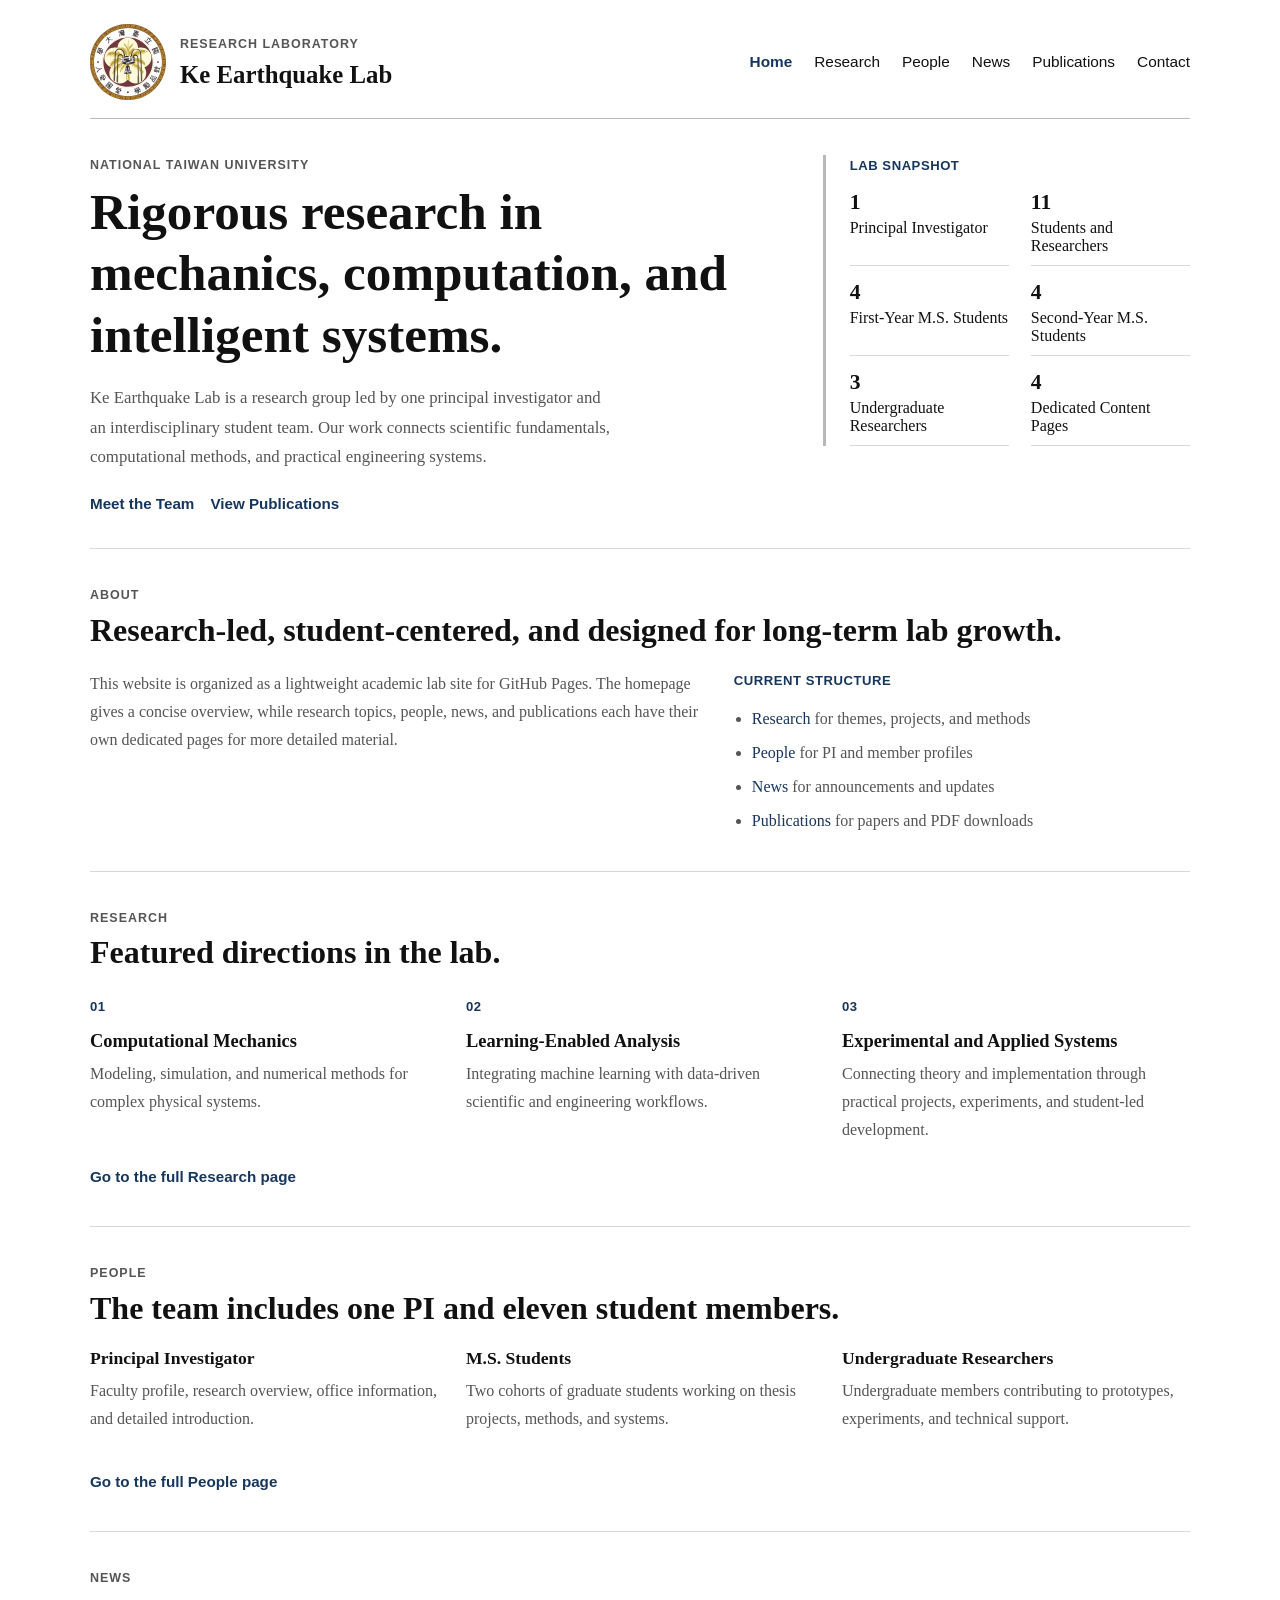
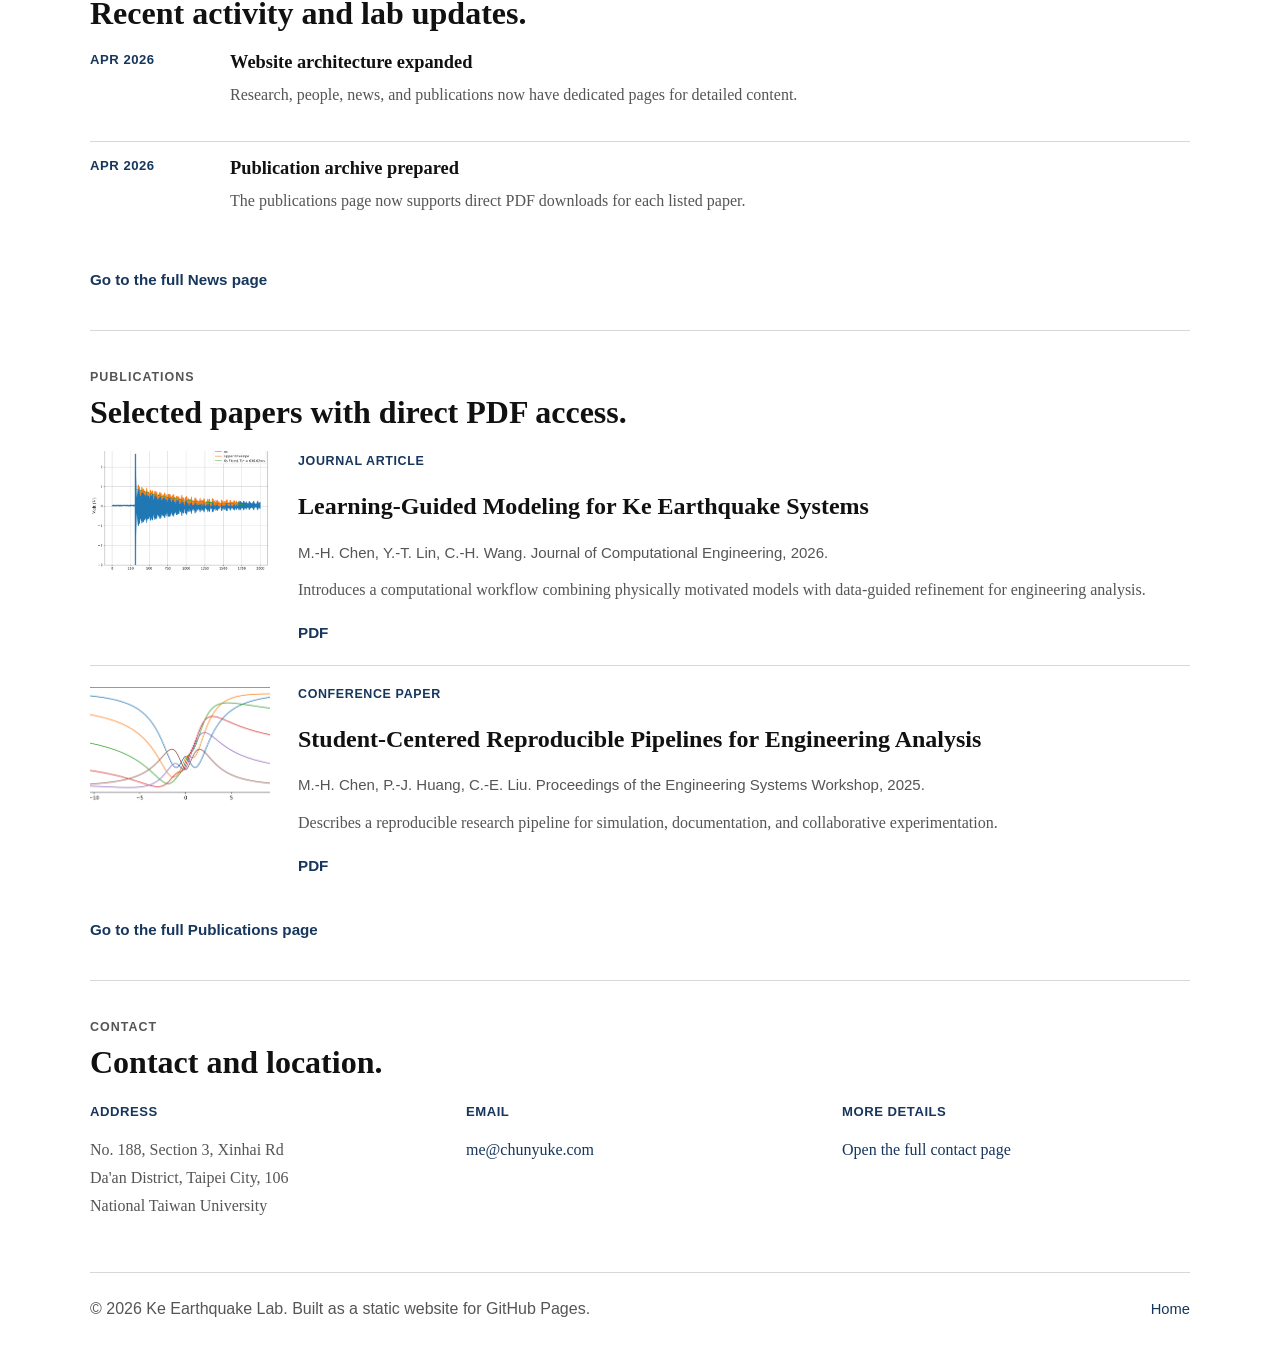
<file: index.html>
<!DOCTYPE html>
<html lang="en">
  <head>
    <meta charset="UTF-8" />
    <meta name="viewport" content="width=device-width, initial-scale=1.0" />
    <title>Ke Earthquake Lab | Research Laboratory</title>
    <meta
      name="description"
      content="Official website for Ke Earthquake Lab at National Taiwan University."
    />
    <link rel="preconnect" href="https://fonts.googleapis.com" />
    <link rel="preconnect" href="https://fonts.gstatic.com" crossorigin />
    <link
      href="https://fonts.googleapis.com/css2?family=Manrope:wght@400;500;700;800&family=Fraunces:opsz,wght@9..144,600;9..144,700&display=swap"
      rel="stylesheet"
    />
    <link rel="stylesheet" href="styles.css" />
  </head>
  <body>
    <div class="page-shell">
      <header class="site-header">
        <div class="brand">
          <a href="index.html" class="brand-mark" aria-label="Ke Earthquake Lab home">
            <img src="images/logo/NTU-logo.svg" alt="NTU logo" class="brand-logo" />
          </a>
          <div>
            <p class="eyebrow">Research Laboratory</p>
            <a href="index.html" class="brand-name">Ke Earthquake Lab</a>
          </div>
        </div>

        <button
          class="nav-toggle"
          type="button"
          aria-expanded="false"
          aria-controls="site-nav"
        >
          Menu
        </button>

        <nav id="site-nav" class="site-nav" aria-label="Primary navigation">
          <a href="index.html" aria-current="page">Home</a>
          <a href="research.html">Research</a>
          <a href="people.html">People</a>
          <a href="news.html">News</a>
          <a href="publications.html">Publications</a>
          <a href="contact.html">Contact</a>
        </nav>
      </header>

      <main>
        <section class="hero section">
          <div class="hero-copy">
            <p class="eyebrow">National Taiwan University</p>
            <h1>Rigorous research in mechanics, computation, and intelligent systems.</h1>
            <p class="hero-text">
              Ke Earthquake Lab is a research group led by one principal investigator and an
              interdisciplinary student team. Our work connects scientific
              fundamentals, computational methods, and practical engineering
              systems.
            </p>
            <div class="hero-actions">
              <a class="button" href="people.html">Meet the Team</a>
              <a class="button" href="publications.html">View Publications</a>
            </div>
          </div>

          <aside class="hero-panel">
            <p class="panel-label">Lab Snapshot</p>
            <div class="stat-grid">
              <article>
                <strong>1</strong>
                <span>Principal Investigator</span>
              </article>
              <article>
                <strong>11</strong>
                <span>Students and Researchers</span>
              </article>
              <article>
                <strong>4</strong>
                <span>First-Year M.S. Students</span>
              </article>
              <article>
                <strong>4</strong>
                <span>Second-Year M.S. Students</span>
              </article>
              <article>
                <strong>3</strong>
                <span>Undergraduate Researchers</span>
              </article>
              <article>
                <strong>4</strong>
                <span>Dedicated Content Pages</span>
              </article>
            </div>
          </aside>
        </section>

        <section class="section">
          <div class="section-heading">
            <p class="eyebrow">About</p>
            <h2>Research-led, student-centered, and designed for long-term lab growth.</h2>
          </div>
          <div class="two-column">
            <div class="info-block">
              <p>
                This website is organized as a lightweight academic lab site for
                GitHub Pages. The homepage gives a concise overview, while
                research topics, people, news, and publications each have their
                own dedicated pages for more detailed material.
              </p>
            </div>
            <div class="info-block">
              <p class="card-title">Current Structure</p>
              <ul class="check-list">
                <li><a href="research.html">Research</a> for themes, projects, and methods</li>
                <li><a href="people.html">People</a> for PI and member profiles</li>
                <li><a href="news.html">News</a> for announcements and updates</li>
                <li><a href="publications.html">Publications</a> for papers and PDF downloads</li>
              </ul>
            </div>
          </div>
        </section>

        <section class="section">
          <div class="section-heading">
            <p class="eyebrow">Research</p>
            <h2>Featured directions in the lab.</h2>
          </div>
          <div class="research-grid">
            <article class="research-item">
              <p class="research-index">01</p>
              <h3>Computational Mechanics</h3>
              <p>
                Modeling, simulation, and numerical methods for complex
                physical systems.
              </p>
            </article>
            <article class="research-item">
              <p class="research-index">02</p>
              <h3>Learning-Enabled Analysis</h3>
              <p>
                Integrating machine learning with data-driven scientific and
                engineering workflows.
              </p>
            </article>
            <article class="research-item">
              <p class="research-index">03</p>
              <h3>Experimental and Applied Systems</h3>
              <p>
                Connecting theory and implementation through practical projects,
                experiments, and student-led development.
              </p>
            </article>
          </div>
          <p class="section-link"><a href="research.html">Go to the full Research page</a></p>
        </section>

        <section class="section">
          <div class="section-heading">
            <p class="eyebrow">People</p>
            <h2>The team includes one PI and eleven student members.</h2>
          </div>
          <div class="summary-grid">
            <div class="summary-item">
              <h3>Principal Investigator</h3>
              <p>Faculty profile, research overview, office information, and detailed introduction.</p>
            </div>
            <div class="summary-item">
              <h3>M.S. Students</h3>
              <p>Two cohorts of graduate students working on thesis projects, methods, and systems.</p>
            </div>
            <div class="summary-item">
              <h3>Undergraduate Researchers</h3>
              <p>Undergraduate members contributing to prototypes, experiments, and technical support.</p>
            </div>
          </div>
          <p class="section-link"><a href="people.html">Go to the full People page</a></p>
        </section>

        <section class="section">
          <div class="section-heading">
            <p class="eyebrow">News</p>
            <h2>Recent activity and lab updates.</h2>
          </div>
          <div class="timeline">
            <article class="timeline-item">
              <span class="timeline-date">Apr 2026</span>
              <div>
                <h3>Website architecture expanded</h3>
                <p>Research, people, news, and publications now have dedicated pages for detailed content.</p>
              </div>
            </article>
            <article class="timeline-item">
              <span class="timeline-date">Apr 2026</span>
              <div>
                <h3>Publication archive prepared</h3>
                <p>The publications page now supports direct PDF downloads for each listed paper.</p>
              </div>
            </article>
          </div>
          <p class="section-link"><a href="news.html">Go to the full News page</a></p>
        </section>

        <section class="section">
          <div class="section-heading">
            <p class="eyebrow">Publications</p>
            <h2>Selected papers with direct PDF access.</h2>
          </div>
          <div class="publication-list">
            <article class="publication-feature">
              <img
                class="publication-image"
                src="images/publications/publication-1.png"
                alt="Representative figure for Learning-Guided Modeling for Ke Earthquake Systems"
              />
              <div class="publication-content">
                <p class="person-role">Journal Article</p>
                <h2>Learning-Guided Modeling for Ke Earthquake Systems</h2>
                <p class="publication-meta">M.-H. Chen, Y.-T. Lin, C.-H. Wang. Journal of Computational Engineering, 2026.</p>
                <p>
                  Introduces a computational workflow combining physically
                  motivated models with data-guided refinement for engineering
                  analysis.
                </p>
                <p class="publication-links">
                  <a href="files/papers/learning-guided-modeling-2026.pdf" download>PDF</a>
                </p>
              </div>
            </article>
            <article class="publication-feature">
              <img
                class="publication-image"
                src="images/publications/publication-2.png"
                alt="Representative figure for Student-Centered Reproducible Pipelines for Engineering Analysis"
              />
              <div class="publication-content">
                <p class="person-role">Conference Paper</p>
                <h2>Student-Centered Reproducible Pipelines for Engineering Analysis</h2>
                <p class="publication-meta">M.-H. Chen, P.-J. Huang, C.-E. Liu. Proceedings of the Engineering Systems Workshop, 2025.</p>
                <p>
                  Describes a reproducible research pipeline for simulation,
                  documentation, and collaborative experimentation.
                </p>
                <p class="publication-links">
                  <a href="files/papers/reproducible-pipelines-2025.pdf" download>PDF</a>
                </p>
              </div>
            </article>
          </div>
          <p class="section-link"><a href="publications.html">Go to the full Publications page</a></p>
        </section>

        <section class="section section-contact">
          <div class="section-heading">
            <p class="eyebrow">Contact</p>
            <h2>Contact and location.</h2>
          </div>
          <div class="contact-layout">
            <div class="info-block">
              <p class="card-title">Address</p>
              <p>
                No. 188, Section 3, Xinhai Rd<br />
                Da'an District, Taipei City, 106<br />
                National Taiwan University
              </p>
            </div>
            <div class="info-block">
              <p class="card-title">Email</p>
              <p><a href="mailto:me@chunyuke.com">me@chunyuke.com</a></p>
            </div>
            <div class="info-block">
              <p class="card-title">More Details</p>
              <p><a href="contact.html">Open the full contact page</a></p>
            </div>
          </div>
        </section>
      </main>

      <footer class="site-footer">
        <p>© 2026 Ke Earthquake Lab. Built as a static website for GitHub Pages.</p>
        <a href="index.html">Home</a>
      </footer>
    </div>

    <script src="script.js"></script>
  </body>
</html>
</file>
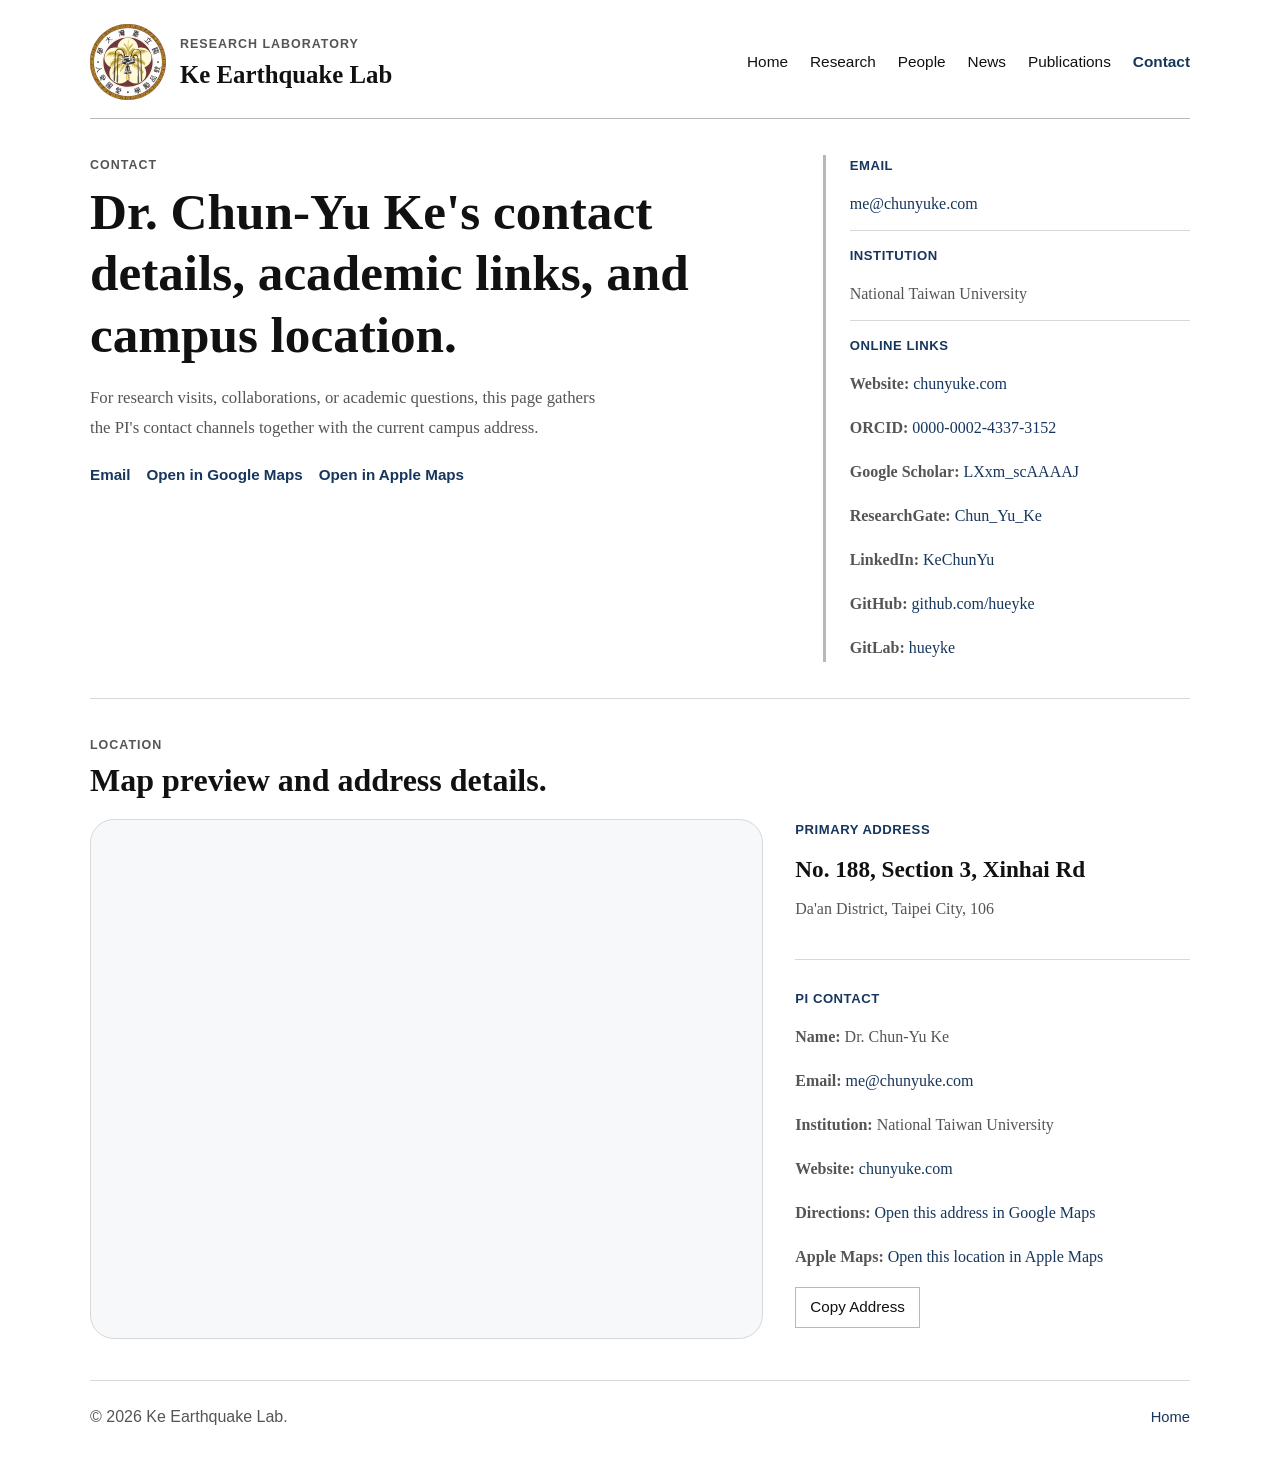
<file: contact.html>
<!DOCTYPE html>
<html lang="en">
  <head>
    <meta charset="UTF-8" />
    <meta name="viewport" content="width=device-width, initial-scale=1.0" />
    <title>Contact | Ke Earthquake Lab</title>
    <meta name="description" content="Contact information and location for Ke Earthquake Lab." />
    <link rel="preconnect" href="https://fonts.googleapis.com" />
    <link rel="preconnect" href="https://fonts.gstatic.com" crossorigin />
    <link
      href="https://fonts.googleapis.com/css2?family=Manrope:wght@400;500;700;800&amp;family=Fraunces:opsz,wght@9..144,600;9..144,700&amp;display=swap"
      rel="stylesheet"
    />
    <link rel="stylesheet" href="styles.css?v=20260513-pi" />
  </head>
  <body data-contact-page data-contact-address="No. 188, Section 3, Xinhai Rd, Da'an District, Taipei City, 106">
    <div class="page-shell">
      <header class="site-header">
        <div class="brand">
          <a href="index.html" class="brand-mark" aria-label="Ke Earthquake Lab home">
            <img src="images/logo/NTU-logo.svg" alt="NTU logo" class="brand-logo" />
          </a>
          <div>
            <p class="eyebrow">Research Laboratory</p>
            <a href="index.html" class="brand-name">Ke Earthquake Lab</a>
          </div>
        </div>
        <button class="nav-toggle" type="button" aria-expanded="false" aria-controls="site-nav">Menu</button>
        <nav id="site-nav" class="site-nav" aria-label="Primary navigation">
          <a href="index.html">Home</a>
          <a href="research.html">Research</a>
          <a href="people.html">People</a>
          <a href="news.html">News</a>
          <a href="publications.html">Publications</a>
          <a href="contact.html" aria-current="page">Contact</a>
        </nav>
      </header>

      <main>
        <section class="hero section">
          <div class="hero-copy">
            <p class="eyebrow">Contact</p>
            <h1>Dr. Chun-Yu Ke's contact details, academic links, and campus location.</h1>
            <p class="hero-text">
              For research visits, collaborations, or academic questions, this page gathers
              the PI's contact channels together with the current campus address.
            </p>
            <div class="hero-actions">
              <a class="button" href="mailto:me@chunyuke.com">Email</a>
              <a class="button" href="https://www.google.com/maps/search/?api=1&amp;query=No.%20188,%20Section%203,%20Xinhai%20Rd,%20Da'an%20District,%20Taipei%20City,%20106" target="_blank" rel="noopener noreferrer">Open in Google Maps</a>
              <a class="button" href="https://maps.apple.com/?address=No.%20188,%20Section%203,%20Xinhai%20Rd,%20Da'an%20District,%20Taipei%20City,%20106&amp;q=No.%20188,%20Section%203,%20Xinhai%20Rd" target="_blank" rel="noopener noreferrer">Open in Apple Maps</a>
            </div>
          </div>

          <aside class="hero-panel contact-summary">
            <div class="summary-card">
              <p class="panel-label">Email</p>
              <p><a href="mailto:me@chunyuke.com">me@chunyuke.com</a></p>
            </div>
            <div class="summary-card">
              <p class="panel-label">Institution</p>
              <p>National Taiwan University</p>
            </div>
            <div class="summary-card">
              <p class="panel-label">Online Links</p>
              <p><strong>Website:</strong> <a href="https://chunyuke.com" target="_blank" rel="noopener noreferrer">chunyuke.com</a></p>
              <p><strong>ORCID:</strong> <a href="https://orcid.org/0000-0002-4337-3152" target="_blank" rel="noopener noreferrer">0000-0002-4337-3152</a></p>
              <p><strong>Google Scholar:</strong> <a href="https://scholar.google.com/citations?user=LXxm_scAAAAJ" target="_blank" rel="noopener noreferrer">LXxm_scAAAAJ</a></p>
              <p><strong>ResearchGate:</strong> <a href="https://www.researchgate.net/profile/Chun_Yu_Ke" target="_blank" rel="noopener noreferrer">Chun_Yu_Ke</a></p>
              <p><strong>LinkedIn:</strong> <a href="https://www.linkedin.com/in/KeChunYu" target="_blank" rel="noopener noreferrer">KeChunYu</a></p>
              <p><strong>GitHub:</strong> <a href="https://github.com/hueyke" target="_blank" rel="noopener noreferrer">github.com/hueyke</a></p>
              <p><strong>GitLab:</strong> <a href="https://gitlab.com/users/hueyke/contributed" target="_blank" rel="noopener noreferrer">hueyke</a></p>
            </div>
          </aside>
        </section>

        <section class="section">
          <div class="section-heading">
            <p class="eyebrow">Location</p>
            <h2>Map preview and address details.</h2>
          </div>

          <div class="contact-page-grid">
            <div class="map-card">
              <iframe
                id="contact-map"
                class="contact-map"
                title="Google Maps preview for the contact address"
                loading="lazy"
                referrerpolicy="no-referrer-when-downgrade"
                src="https://www.google.com/maps?q=No.%20188,%20Section%203,%20Xinhai%20Rd,%20Da'an%20District,%20Taipei%20City,%20106&amp;z=16&amp;output=embed"
              ></iframe>
            </div>

            <div class="page-stack">
              <article class="detail-item">
                <p class="section-label">Primary Address</p>
                <h2>No. 188, Section 3, Xinhai Rd</h2>
                <p>Da'an District, Taipei City, 106</p>
              </article>

              <article class="detail-item">
                <p class="section-label">PI Contact</p>
                <p><strong>Name:</strong> Dr. Chun-Yu Ke</p>
                <p><strong>Email:</strong> <a href="mailto:me@chunyuke.com">me@chunyuke.com</a></p>
                <p><strong>Institution:</strong> National Taiwan University</p>
                <p><strong>Website:</strong> <a href="https://chunyuke.com" target="_blank" rel="noopener noreferrer">chunyuke.com</a></p>
                <p><strong>Directions:</strong> <a href="https://www.google.com/maps/search/?api=1&amp;query=No.%20188,%20Section%203,%20Xinhai%20Rd,%20Da'an%20District,%20Taipei%20City,%20106" target="_blank" rel="noopener noreferrer">Open this address in Google Maps</a></p>
                <p><strong>Apple Maps:</strong> <a href="https://maps.apple.com/?address=No.%20188,%20Section%203,%20Xinhai%20Rd,%20Da'an%20District,%20Taipei%20City,%20106&amp;q=No.%20188,%20Section%203,%20Xinhai%20Rd" target="_blank" rel="noopener noreferrer">Open this location in Apple Maps</a></p>
                <p><button class="map-copy-button" type="button" data-copy-address>Copy Address</button></p>
              </article>
            </div>
          </div>
        </section>
      </main>

      <footer class="site-footer">
        <p>© 2026 Ke Earthquake Lab.</p>
        <a href="index.html">Home</a>
      </footer>
    </div>
    <script src="script.js?v=20260513-pi"></script>
    <script src="contact-map.js?v=20260513-pi"></script>
  </body>
</html>
</file>
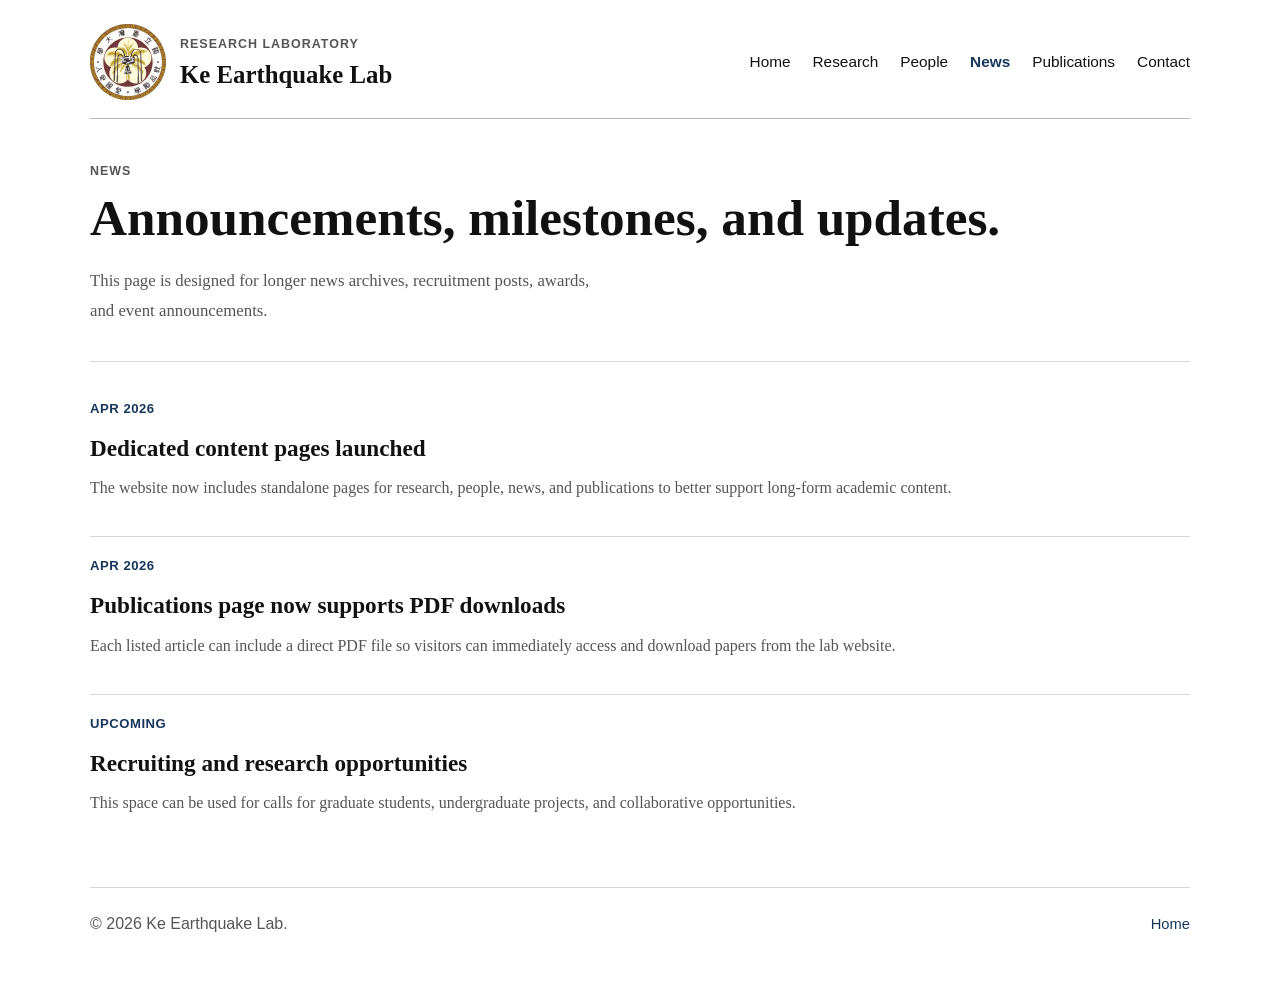
<file: news.html>
<!DOCTYPE html>
<html lang="en">
  <head>
    <meta charset="UTF-8" />
    <meta name="viewport" content="width=device-width, initial-scale=1.0" />
    <title>News | Ke Earthquake Lab</title>
    <meta name="description" content="News and announcements from Ke Earthquake Lab." />
    <link rel="preconnect" href="https://fonts.googleapis.com" />
    <link rel="preconnect" href="https://fonts.gstatic.com" crossorigin />
    <link
      href="https://fonts.googleapis.com/css2?family=Manrope:wght@400;500;700;800&family=Fraunces:opsz,wght@9..144,600;9..144,700&display=swap"
      rel="stylesheet"
    />
    <link rel="stylesheet" href="styles.css" />
  </head>
  <body>
    <div class="page-shell">
      <header class="site-header">
        <div class="brand">
          <a href="index.html" class="brand-mark" aria-label="Ke Earthquake Lab home">
            <img src="images/logo/NTU-logo.svg" alt="NTU logo" class="brand-logo" />
          </a>
          <div>
            <p class="eyebrow">Research Laboratory</p>
            <a href="index.html" class="brand-name">Ke Earthquake Lab</a>
          </div>
        </div>
        <button class="nav-toggle" type="button" aria-expanded="false" aria-controls="site-nav">Menu</button>
        <nav id="site-nav" class="site-nav" aria-label="Primary navigation">
          <a href="index.html">Home</a>
          <a href="research.html">Research</a>
          <a href="people.html">People</a>
          <a href="news.html" aria-current="page">News</a>
          <a href="publications.html">Publications</a>
          <a href="contact.html">Contact</a>
        </nav>
      </header>

      <main>
        <section class="section page-intro">
          <p class="eyebrow">News</p>
          <h1>Announcements, milestones, and updates.</h1>
          <p class="hero-text">
            This page is designed for longer news archives, recruitment posts,
            awards, and event announcements.
          </p>
        </section>

        <section class="section">
          <div class="news-list">
            <article class="news-entry">
              <p class="timeline-date">Apr 2026</p>
              <h2>Dedicated content pages launched</h2>
              <p>
                The website now includes standalone pages for research, people,
                news, and publications to better support long-form academic
                content.
              </p>
            </article>
            <article class="news-entry">
              <p class="timeline-date">Apr 2026</p>
              <h2>Publications page now supports PDF downloads</h2>
              <p>
                Each listed article can include a direct PDF file so visitors
                can immediately access and download papers from the lab website.
              </p>
            </article>
            <article class="news-entry">
              <p class="timeline-date">Upcoming</p>
              <h2>Recruiting and research opportunities</h2>
              <p>
                This space can be used for calls for graduate students,
                undergraduate projects, and collaborative opportunities.
              </p>
            </article>
          </div>
        </section>
      </main>

      <footer class="site-footer">
        <p>© 2026 Ke Earthquake Lab.</p>
        <a href="index.html">Home</a>
      </footer>
    </div>
    <script src="script.js"></script>
  </body>
</html>
</file>
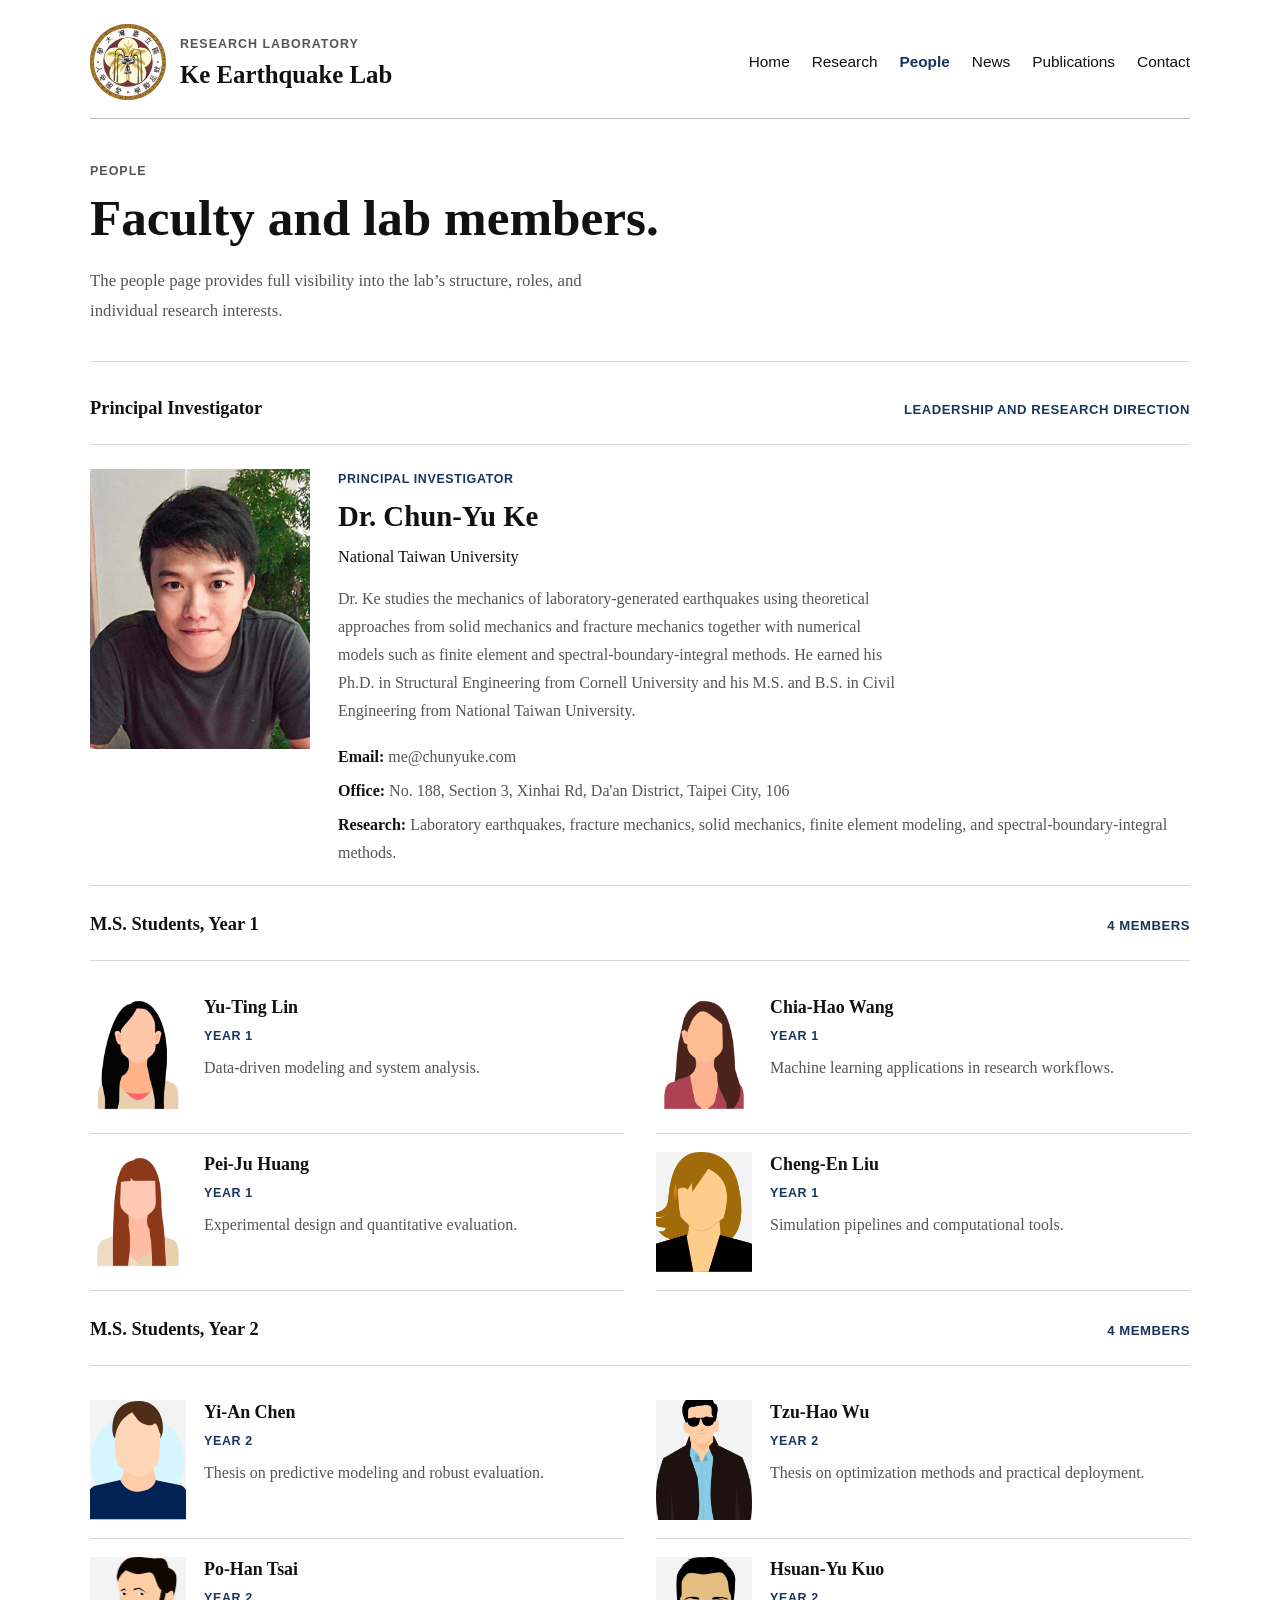
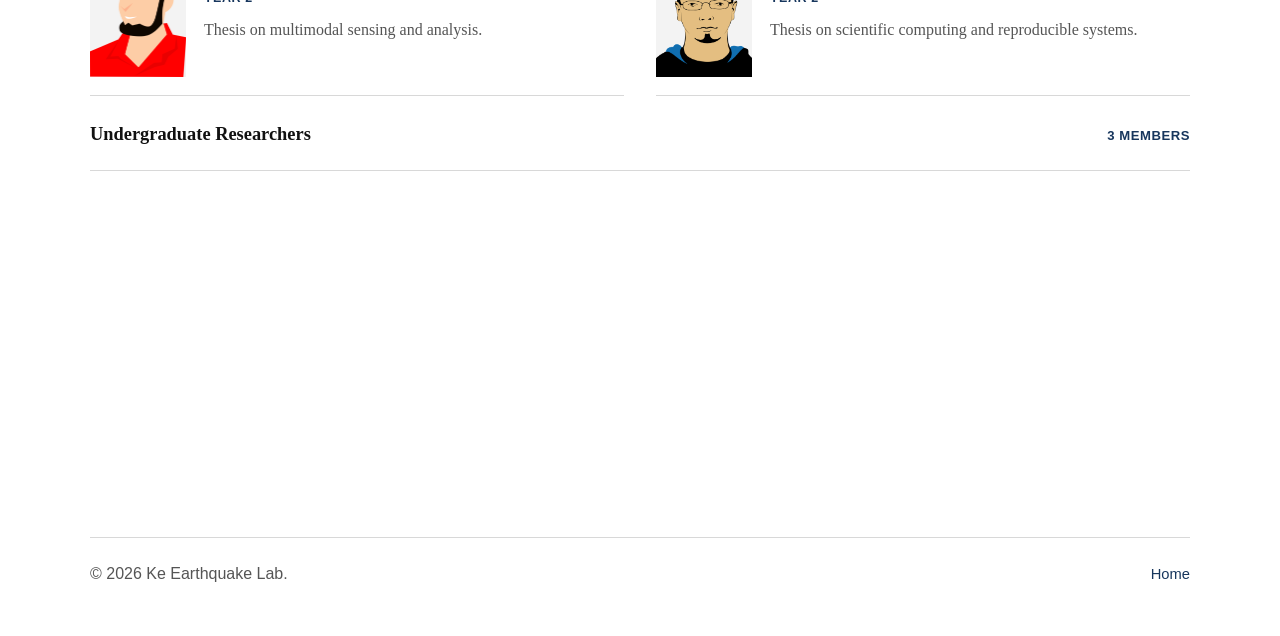
<file: people.html>
<!DOCTYPE html>
<html lang="en">
  <head>
    <meta charset="UTF-8" />
    <meta name="viewport" content="width=device-width, initial-scale=1.0" />
    <title>People | Ke Earthquake Lab</title>
    <meta name="description" content="People of Ke Earthquake Lab." />
    <link rel="preconnect" href="https://fonts.googleapis.com" />
    <link rel="preconnect" href="https://fonts.gstatic.com" crossorigin />
    <link
      href="https://fonts.googleapis.com/css2?family=Manrope:wght@400;500;700;800&family=Fraunces:opsz,wght@9..144,600;9..144,700&display=swap"
      rel="stylesheet"
    />
    <link rel="stylesheet" href="styles.css" />
  </head>
  <body>
    <div class="page-shell">
      <header class="site-header">
        <div class="brand">
          <a href="index.html" class="brand-mark" aria-label="Ke Earthquake Lab home">
            <img src="images/logo/NTU-logo.svg" alt="NTU logo" class="brand-logo" />
          </a>
          <div>
            <p class="eyebrow">Research Laboratory</p>
            <a href="index.html" class="brand-name">Ke Earthquake Lab</a>
          </div>
        </div>
        <button class="nav-toggle" type="button" aria-expanded="false" aria-controls="site-nav">Menu</button>
        <nav id="site-nav" class="site-nav" aria-label="Primary navigation">
          <a href="index.html">Home</a>
          <a href="research.html">Research</a>
          <a href="people.html" aria-current="page">People</a>
          <a href="news.html">News</a>
          <a href="publications.html">Publications</a>
          <a href="contact.html">Contact</a>
        </nav>
      </header>

      <main>
        <section class="section page-intro">
          <p class="eyebrow">People</p>
          <h1>Faculty and lab members.</h1>
          <p class="hero-text">
            The people page provides full visibility into the lab’s structure,
            roles, and individual research interests.
          </p>
        </section>

        <section class="section">
          <div class="people-group">
            <div class="group-heading">
              <h3>Principal Investigator</h3>
              <p>Leadership and research direction</p>
            </div>
            <div class="people-grid people-grid-single" id="pi-grid"></div>
          </div>

          <div class="people-group">
            <div class="group-heading">
              <h3>M.S. Students, Year 1</h3>
              <p>4 members</p>
            </div>
            <div class="people-grid" id="ms1-grid"></div>
          </div>

          <div class="people-group">
            <div class="group-heading">
              <h3>M.S. Students, Year 2</h3>
              <p>4 members</p>
            </div>
            <div class="people-grid" id="ms2-grid"></div>
          </div>

          <div class="people-group">
            <div class="group-heading">
              <h3>Undergraduate Researchers</h3>
              <p>3 members</p>
            </div>
            <div class="people-grid" id="ug-grid"></div>
          </div>
        </section>
      </main>

      <footer class="site-footer">
        <p>© 2026 Ke Earthquake Lab.</p>
        <a href="index.html">Home</a>
      </footer>
    </div>
    <script src="script.js?v=20260513-pi"></script>
  </body>
</html>
</file>
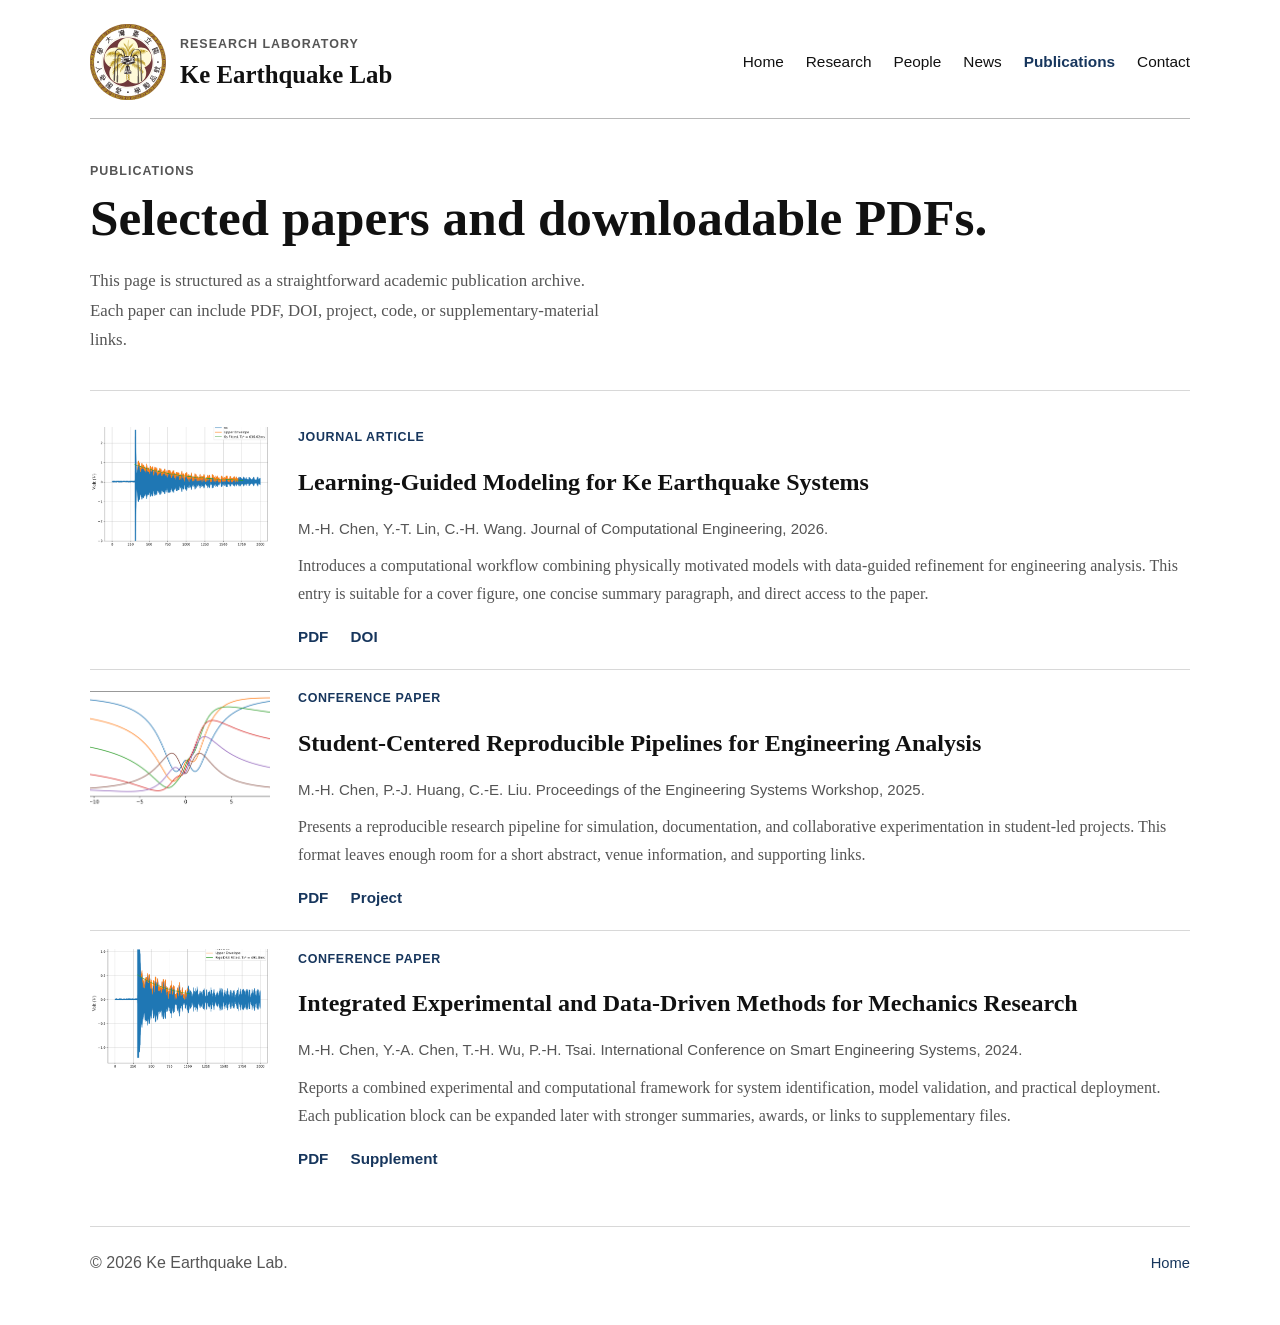
<file: publications.html>
<!DOCTYPE html>
<html lang="en">
  <head>
    <meta charset="UTF-8" />
    <meta name="viewport" content="width=device-width, initial-scale=1.0" />
    <title>Publications | Ke Earthquake Lab</title>
    <meta name="description" content="Publications from Ke Earthquake Lab with direct PDF downloads." />
    <link rel="preconnect" href="https://fonts.googleapis.com" />
    <link rel="preconnect" href="https://fonts.gstatic.com" crossorigin />
    <link
      href="https://fonts.googleapis.com/css2?family=Manrope:wght@400;500;700;800&family=Fraunces:opsz,wght@9..144,600;9..144,700&display=swap"
      rel="stylesheet"
    />
    <link rel="stylesheet" href="styles.css" />
  </head>
  <body>
    <div class="page-shell">
      <header class="site-header">
        <div class="brand">
          <a href="index.html" class="brand-mark" aria-label="Ke Earthquake Lab home">
            <img src="images/logo/NTU-logo.svg" alt="NTU logo" class="brand-logo" />
          </a>
          <div>
            <p class="eyebrow">Research Laboratory</p>
            <a href="index.html" class="brand-name">Ke Earthquake Lab</a>
          </div>
        </div>
        <button class="nav-toggle" type="button" aria-expanded="false" aria-controls="site-nav">Menu</button>
        <nav id="site-nav" class="site-nav" aria-label="Primary navigation">
          <a href="index.html">Home</a>
          <a href="research.html">Research</a>
          <a href="people.html">People</a>
          <a href="news.html">News</a>
          <a href="publications.html" aria-current="page">Publications</a>
          <a href="contact.html">Contact</a>
        </nav>
      </header>

      <main>
        <section class="section page-intro">
          <p class="eyebrow">Publications</p>
          <h1>Selected papers and downloadable PDFs.</h1>
          <p class="hero-text">
            This page is structured as a straightforward academic publication
            archive. Each paper can include PDF, DOI, project, code, or
            supplementary-material links.
          </p>
        </section>

        <section class="section">
          <div class="publication-list">
            <article class="publication-feature" id="paper-1">
              <img
                class="publication-image"
                src="images/publications/publication-1.png"
                alt="Representative figure for Learning-Guided Modeling for Ke Earthquake Systems"
              />
              <div class="publication-content">
                <p class="person-role">Journal Article</p>
                <h2>Learning-Guided Modeling for Ke Earthquake Systems</h2>
                <p class="publication-meta">M.-H. Chen, Y.-T. Lin, C.-H. Wang. Journal of Computational Engineering, 2026.</p>
                <p>
                  Introduces a computational workflow combining physically
                  motivated models with data-guided refinement for engineering
                  analysis. This entry is suitable for a cover figure, one
                  concise summary paragraph, and direct access to the paper.
                </p>
                <p class="publication-links">
                  <a href="files/papers/learning-guided-modeling-2026.pdf" download>PDF</a>
                  <a href="#">DOI</a>
                </p>
              </div>
            </article>

            <article class="publication-feature" id="paper-2">
              <img
                class="publication-image"
                src="images/publications/publication-2.png"
                alt="Representative figure for Student-Centered Reproducible Pipelines for Engineering Analysis"
              />
              <div class="publication-content">
                <p class="person-role">Conference Paper</p>
                <h2>Student-Centered Reproducible Pipelines for Engineering Analysis</h2>
                <p class="publication-meta">M.-H. Chen, P.-J. Huang, C.-E. Liu. Proceedings of the Engineering Systems Workshop, 2025.</p>
                <p>
                  Presents a reproducible research pipeline for simulation,
                  documentation, and collaborative experimentation in student-led
                  projects. This format leaves enough room for a short abstract,
                  venue information, and supporting links.
                </p>
                <p class="publication-links">
                  <a href="files/papers/reproducible-pipelines-2025.pdf" download>PDF</a>
                  <a href="#">Project</a>
                </p>
              </div>
            </article>

            <article class="publication-feature" id="paper-3">
              <img
                class="publication-image"
                src="images/publications/publication-3.png"
                alt="Representative figure for Integrated Experimental and Data-Driven Methods for Mechanics Research"
              />
              <div class="publication-content">
                <p class="person-role">Conference Paper</p>
                <h2>Integrated Experimental and Data-Driven Methods for Mechanics Research</h2>
                <p class="publication-meta">M.-H. Chen, Y.-A. Chen, T.-H. Wu, P.-H. Tsai. International Conference on Smart Engineering Systems, 2024.</p>
                <p>
                  Reports a combined experimental and computational framework
                  for system identification, model validation, and practical
                  deployment. Each publication block can be expanded later with
                  stronger summaries, awards, or links to supplementary files.
                </p>
                <p class="publication-links">
                  <a href="files/papers/integrated-methods-2024.pdf" download>PDF</a>
                  <a href="#">Supplement</a>
                </p>
              </div>
            </article>
          </div>
        </section>
      </main>

      <footer class="site-footer">
        <p>© 2026 Ke Earthquake Lab.</p>
        <a href="index.html">Home</a>
      </footer>
    </div>
    <script src="script.js"></script>
  </body>
</html>
</file>
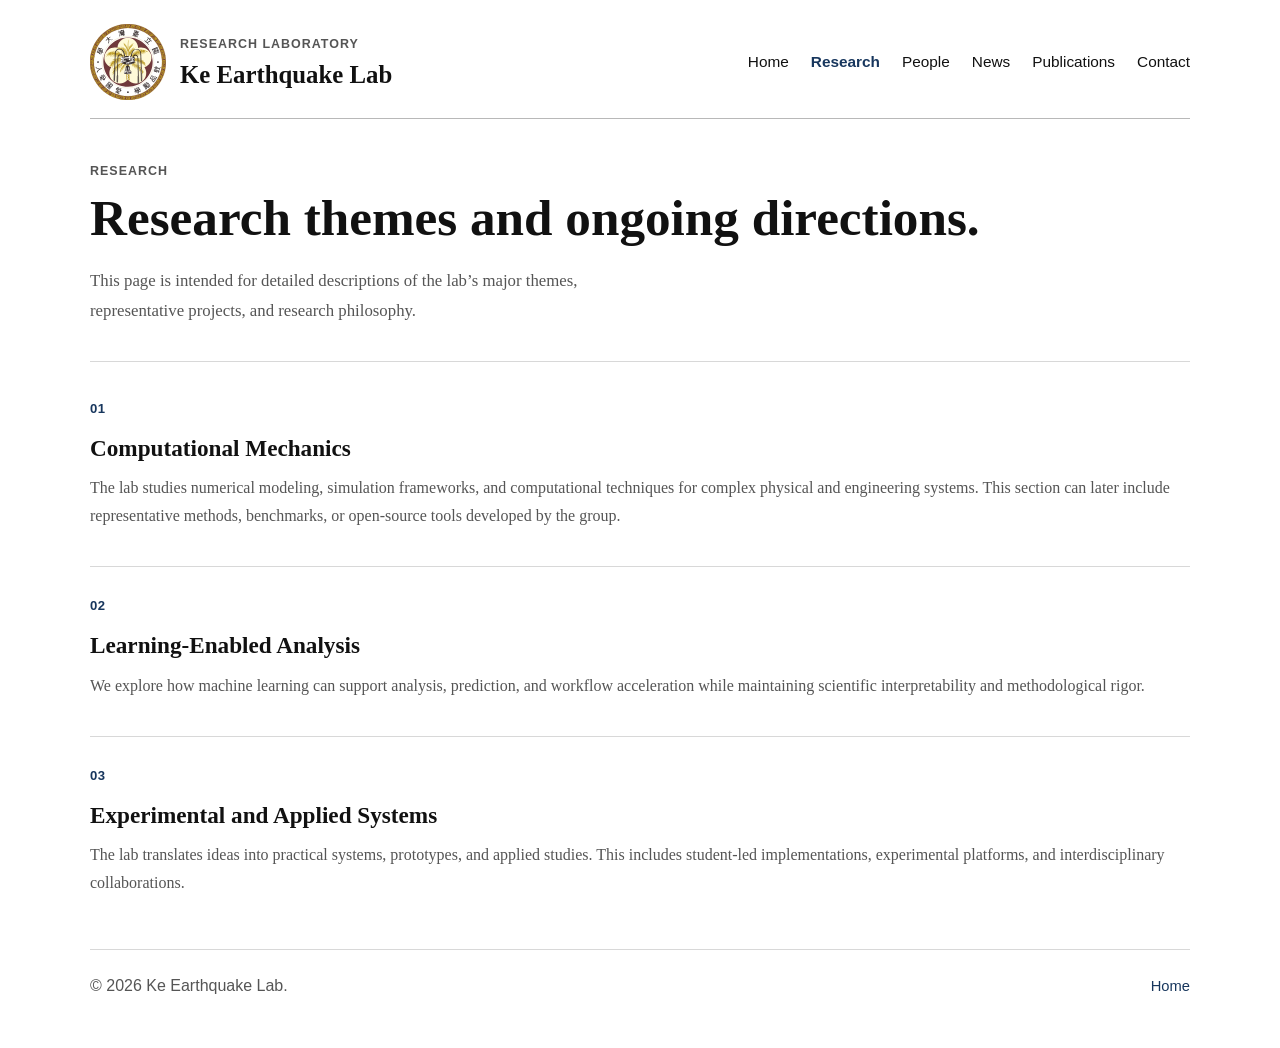
<file: research.html>
<!DOCTYPE html>
<html lang="en">
  <head>
    <meta charset="UTF-8" />
    <meta name="viewport" content="width=device-width, initial-scale=1.0" />
    <title>Research | Ke Earthquake Lab</title>
    <meta name="description" content="Research directions and projects at Ke Earthquake Lab." />
    <link rel="preconnect" href="https://fonts.googleapis.com" />
    <link rel="preconnect" href="https://fonts.gstatic.com" crossorigin />
    <link
      href="https://fonts.googleapis.com/css2?family=Manrope:wght@400;500;700;800&family=Fraunces:opsz,wght@9..144,600;9..144,700&display=swap"
      rel="stylesheet"
    />
    <link rel="stylesheet" href="styles.css" />
  </head>
  <body>
    <div class="page-shell">
      <header class="site-header">
        <div class="brand">
          <a href="index.html" class="brand-mark" aria-label="Ke Earthquake Lab home">
            <img src="images/logo/NTU-logo.svg" alt="NTU logo" class="brand-logo" />
          </a>
          <div>
            <p class="eyebrow">Research Laboratory</p>
            <a href="index.html" class="brand-name">Ke Earthquake Lab</a>
          </div>
        </div>
        <button class="nav-toggle" type="button" aria-expanded="false" aria-controls="site-nav">Menu</button>
        <nav id="site-nav" class="site-nav" aria-label="Primary navigation">
          <a href="index.html">Home</a>
          <a href="research.html" aria-current="page">Research</a>
          <a href="people.html">People</a>
          <a href="news.html">News</a>
          <a href="publications.html">Publications</a>
          <a href="contact.html">Contact</a>
        </nav>
      </header>

      <main>
        <section class="section page-intro">
          <p class="eyebrow">Research</p>
          <h1>Research themes and ongoing directions.</h1>
          <p class="hero-text">
            This page is intended for detailed descriptions of the lab’s major
            themes, representative projects, and research philosophy.
          </p>
        </section>

        <section class="section">
          <div class="page-stack">
            <article class="detail-item">
              <p class="research-index">01</p>
              <h2>Computational Mechanics</h2>
              <p>
                The lab studies numerical modeling, simulation frameworks, and
                computational techniques for complex physical and engineering
                systems. This section can later include representative methods,
                benchmarks, or open-source tools developed by the group.
              </p>
            </article>
            <article class="detail-item">
              <p class="research-index">02</p>
              <h2>Learning-Enabled Analysis</h2>
              <p>
                We explore how machine learning can support analysis,
                prediction, and workflow acceleration while maintaining
                scientific interpretability and methodological rigor.
              </p>
            </article>
            <article class="detail-item">
              <p class="research-index">03</p>
              <h2>Experimental and Applied Systems</h2>
              <p>
                The lab translates ideas into practical systems, prototypes, and
                applied studies. This includes student-led implementations,
                experimental platforms, and interdisciplinary collaborations.
              </p>
            </article>
          </div>
        </section>
      </main>

      <footer class="site-footer">
        <p>© 2026 Ke Earthquake Lab.</p>
        <a href="index.html">Home</a>
      </footer>
    </div>
    <script src="script.js"></script>
  </body>
</html>
</file>
<file: styles.css>
:root {
  --bg: #ffffff;
  --text: #111111;
  --muted: #555555;
  --line: #d8d8d8;
  --line-strong: #b8b8b8;
  --accent: #17365d;
  --max-width: 1100px;
}

*,
*::before,
*::after {
  box-sizing: border-box;
}

html {
  scroll-behavior: smooth;
}

body {
  margin: 0;
  min-width: 320px;
  color: var(--text);
  background: var(--bg);
  font-family: "Georgia", "Times New Roman", serif;
}

a {
  color: var(--accent);
  text-decoration: none;
}

a:hover,
a:focus-visible {
  text-decoration: underline;
}

p,
li {
  margin-top: 0;
  color: var(--muted);
  line-height: 1.75;
  font-size: 1rem;
}

ul {
  margin: 0;
  padding-left: 18px;
}

.page-shell {
  width: min(calc(100% - 32px), var(--max-width));
  margin: 0 auto;
  padding: 0 0 48px;
}

.site-header {
  display: flex;
  align-items: center;
  justify-content: space-between;
  gap: 20px;
  padding: 24px 0 18px;
  border-bottom: 1px solid var(--line-strong);
}

.brand {
  display: flex;
  align-items: center;
  gap: 14px;
}

.brand-mark {
  display: grid;
  place-items: center;
  width: 76px;
  height: 76px;
  overflow: hidden;
}

.brand-logo {
  display: block;
  width: 100%;
  height: 100%;
  object-fit: contain;
}

.brand-name {
  display: block;
  color: var(--text);
  font-size: 1.55rem;
  font-weight: 700;
  line-height: 1.2;
}

.eyebrow {
  margin: 0 0 4px;
  color: var(--muted);
  font-family: "Helvetica Neue", Arial, sans-serif;
  font-size: 0.78rem;
  font-weight: 700;
  letter-spacing: 0.08em;
  text-transform: uppercase;
}

.site-nav {
  display: flex;
  align-items: center;
  gap: 22px;
  font-family: "Helvetica Neue", Arial, sans-serif;
}

.site-nav a {
  color: var(--text);
  font-size: 0.96rem;
}

.site-nav a[aria-current="page"] {
  color: var(--accent);
  font-weight: 700;
}

.nav-toggle {
  display: none;
  border: 1px solid var(--line-strong);
  background: #fff;
  color: var(--text);
  padding: 8px 12px;
  font: inherit;
  cursor: pointer;
}

.section {
  padding: 36px 0;
  border-bottom: 1px solid var(--line);
}

.hero {
  display: grid;
  grid-template-columns: minmax(0, 1.5fr) minmax(260px, 0.8fr);
  gap: 44px;
  align-items: start;
}

.hero h1,
.section-heading h2 {
  margin: 0;
  color: var(--text);
  font-weight: 700;
  line-height: 1.2;
}

.hero h1 {
  font-size: clamp(2.3rem, 4vw, 3.7rem);
}

.hero-text {
  max-width: 62ch;
  margin: 18px 0 0;
  font-size: 1.05rem;
}

.hero-actions {
  display: flex;
  flex-wrap: wrap;
  gap: 16px;
  margin-top: 24px;
}

.button {
  display: inline-block;
  padding: 0;
  color: var(--accent);
  font-family: "Helvetica Neue", Arial, sans-serif;
  font-size: 0.95rem;
  font-weight: 700;
}

.hero-panel {
  padding-left: 24px;
  border-left: 3px solid var(--line-strong);
}

.page-intro {
  padding-top: 42px;
}

.page-intro h1 {
  margin: 0;
  color: var(--text);
  font-size: clamp(2.2rem, 4vw, 3.2rem);
  line-height: 1.2;
}

.panel-label,
.card-title,
.group-heading p,
.timeline-date,
.research-index,
.section-label {
  margin: 0 0 12px;
  color: var(--accent);
  font-family: "Helvetica Neue", Arial, sans-serif;
  font-size: 0.82rem;
  font-weight: 700;
  letter-spacing: 0.04em;
  text-transform: uppercase;
}

.stat-grid {
  display: grid;
  grid-template-columns: repeat(2, minmax(0, 1fr));
  gap: 14px 22px;
}

.stat-grid article {
  padding-bottom: 10px;
  border-bottom: 1px solid var(--line);
}

.stat-grid strong {
  display: block;
  margin-bottom: 4px;
  color: var(--text);
  font-size: 1.35rem;
  font-weight: 700;
}

.section-heading {
  margin-bottom: 20px;
}

.section-heading h2 {
  font-size: clamp(1.8rem, 2.5vw, 2.5rem);
}

.two-column {
  display: grid;
  grid-template-columns: 1.35fr 1fr;
  gap: 28px;
}

.info-block {
  padding: 0;
}

.check-list li + li {
  margin-top: 6px;
}

.research-grid {
  display: grid;
  grid-template-columns: repeat(3, minmax(0, 1fr));
  gap: 28px;
}

.page-stack {
  display: grid;
  gap: 28px;
}

.detail-item {
  padding-bottom: 20px;
  border-bottom: 1px solid var(--line);
}

.detail-item:last-child {
  padding-bottom: 0;
  border-bottom: 0;
}

.detail-item h2,
.publication-item h2,
.news-entry h2 {
  margin: 0 0 10px;
  color: var(--text);
  font-size: 1.45rem;
  line-height: 1.35;
}

.research-item {
  padding-top: 4px;
}

.research-item h3,
.timeline-item h3,
.group-heading h3,
.person-name {
  margin: 0 0 8px;
  color: var(--text);
  font-size: 1.15rem;
  font-weight: 700;
}

.research-item p:last-child {
  margin-bottom: 0;
}

.summary-grid {
  display: grid;
  grid-template-columns: repeat(3, minmax(0, 1fr));
  gap: 28px;
}

.summary-item h3 {
  margin: 0 0 8px;
  color: var(--text);
  font-size: 1.1rem;
}

.section-link {
  margin: 20px 0 0;
  font-family: "Helvetica Neue", Arial, sans-serif;
  font-size: 0.95rem;
  font-weight: 700;
}

.people-group + .people-group {
  margin-top: 28px;
}

.group-heading {
  display: flex;
  align-items: baseline;
  justify-content: space-between;
  gap: 18px;
  padding-bottom: 10px;
  margin-bottom: 16px;
  border-bottom: 1px solid var(--line);
}

.people-grid {
  display: grid;
  grid-template-columns: repeat(2, minmax(0, 1fr));
  gap: 0 32px;
}

.people-grid-single {
  grid-template-columns: minmax(0, 1fr);
}

.pi-card {
  display: grid;
  grid-template-columns: 220px minmax(0, 1fr);
  gap: 28px;
  align-items: start;
  padding: 8px 0 18px;
  border-bottom: 1px solid var(--line);
}

.pi-photo {
  display: block;
  width: 220px;
  height: 280px;
  object-fit: cover;
  background: #f3f3f3;
}

.pi-meta {
  min-width: 0;
}

.pi-name {
  margin: 0 0 8px;
  color: var(--text);
  font-size: 1.8rem;
  line-height: 1.25;
  font-weight: 700;
}

.pi-title {
  margin: 0 0 14px;
  color: var(--text);
  font-size: 1.02rem;
}

.pi-bio {
  margin: 0 0 18px;
  max-width: 70ch;
}

.pi-details {
  display: grid;
  gap: 6px;
}

.pi-details p {
  margin: 0;
}

.pi-details strong {
  color: var(--text);
}

.person-card {
  display: grid;
  grid-template-columns: 96px minmax(0, 1fr);
  gap: 18px;
  align-items: start;
  padding: 18px 0;
  border-bottom: 1px solid var(--line);
}

.person-photo {
  display: block;
  width: 96px;
  height: 120px;
  object-fit: cover;
  background: #f3f3f3;
}

.person-meta {
  min-width: 0;
}

.person-role {
  margin: 0 0 8px;
  color: var(--accent);
  font-family: "Helvetica Neue", Arial, sans-serif;
  font-size: 0.78rem;
  font-weight: 700;
  letter-spacing: 0.05em;
  text-transform: uppercase;
}

.person-name {
  margin-bottom: 6px;
  font-size: 1.12rem;
  line-height: 1.35;
  word-break: keep-all;
  overflow-wrap: normal;
}

.person-focus {
  margin: 0;
  line-height: 1.65;
}

.publication-list,
.news-list {
  display: grid;
  gap: 0;
}

.publication-item,
.news-entry {
  padding: 18px 0;
  border-top: 1px solid var(--line);
}

.publication-item:first-child,
.news-entry:first-child {
  padding-top: 0;
  border-top: 0;
}

.publication-feature {
  display: grid;
  grid-template-columns: 180px minmax(0, 1fr);
  gap: 28px;
  align-items: start;
  padding: 18px 0;
  border-top: 1px solid var(--line);
}

.publication-feature:first-child {
  padding-top: 0;
  border-top: 0;
}

.publication-image {
  display: block;
  width: 180px;
  height: 120px;
  object-fit: cover;
  background: #f3f3f3;
}

.publication-content {
  min-width: 0;
}

.publication-meta {
  margin: 0 0 10px;
  font-family: "Helvetica Neue", Arial, sans-serif;
  font-size: 0.94rem;
}

.publication-links {
  margin: 8px 0 0;
  font-family: "Helvetica Neue", Arial, sans-serif;
  font-size: 0.95rem;
  font-weight: 700;
}

.publication-links a + a {
  margin-left: 18px;
}

.timeline {
  display: grid;
  gap: 0;
}

.timeline-item {
  display: grid;
  grid-template-columns: 120px minmax(0, 1fr);
  gap: 20px;
  padding: 16px 0;
  border-top: 1px solid var(--line);
}

.timeline-item:first-child {
  border-top: 0;
  padding-top: 0;
}

.contact-layout {
  display: grid;
  grid-template-columns: repeat(3, minmax(0, 1fr));
  gap: 28px;
}

.contact-summary {
  display: grid;
  gap: 14px;
}

.summary-card {
  padding-bottom: 12px;
  border-bottom: 1px solid var(--line);
}

.summary-card:last-child {
  padding-bottom: 0;
  border-bottom: 0;
}

.summary-card p:last-child {
  margin-bottom: 0;
}

.contact-page-grid {
  display: grid;
  grid-template-columns: minmax(0, 1.45fr) minmax(320px, 0.85fr);
  gap: 32px;
  align-items: start;
}

.map-card {
  position: relative;
}

.contact-map {
  display: block;
  width: 100%;
  height: 520px;
  border: 1px solid var(--line);
  border-radius: 24px;
  background: #f7f8fa;
}

.map-copy-button {
  border: 1px solid var(--line-strong);
  background: #ffffff;
  color: var(--text);
  padding: 10px 14px;
  font-family: "Helvetica Neue", Arial, sans-serif;
  font-size: 0.95rem;
  line-height: 1.2;
  cursor: pointer;
}

.map-copy-button:hover,
.map-copy-button:focus-visible {
  background: #f5f5f5;
}

.site-footer {
  display: flex;
  align-items: center;
  justify-content: space-between;
  gap: 20px;
  padding: 22px 0 0;
  color: var(--muted);
  font-family: "Helvetica Neue", Arial, sans-serif;
  font-size: 0.92rem;
}

.site-footer p {
  margin: 0;
}

[data-reveal] {
  opacity: 0;
  transform: translateY(8px);
  transition: opacity 260ms ease, transform 260ms ease;
}

[data-reveal].is-visible {
  opacity: 1;
  transform: translateY(0);
}

@media (max-width: 900px) {
  .hero,
  .two-column,
  .research-grid,
  .contact-page-grid,
  .contact-layout,
  .people-grid,
  .summary-grid {
    grid-template-columns: minmax(0, 1fr);
  }
}

@media (max-width: 720px) {
  .page-shell {
    width: min(calc(100% - 24px), var(--max-width));
  }

  .site-header {
    flex-wrap: wrap;
  }

  .nav-toggle {
    display: inline-block;
  }

  .site-nav {
    display: none;
    width: 100%;
    flex-direction: column;
    align-items: flex-start;
    gap: 12px;
    padding-top: 10px;
  }

  .site-nav.is-open {
    display: flex;
  }

  .timeline-item {
    grid-template-columns: minmax(0, 1fr);
    gap: 8px;
  }

  .pi-card {
    grid-template-columns: minmax(0, 1fr);
    gap: 16px;
  }

  .publication-feature {
    grid-template-columns: minmax(0, 1fr);
    gap: 14px;
  }

  .pi-photo {
    width: 160px;
    height: 200px;
  }

  .publication-image {
    width: 180px;
    height: 120px;
    max-width: 100%;
  }

  .contact-map {
    height: 360px;
  }

  .person-card {
    grid-template-columns: 78px minmax(0, 1fr);
    gap: 14px;
  }

  .person-photo {
    width: 78px;
    height: 98px;
  }

  .group-heading,
  .site-footer {
    flex-direction: column;
    align-items: flex-start;
  }
}
</file>
